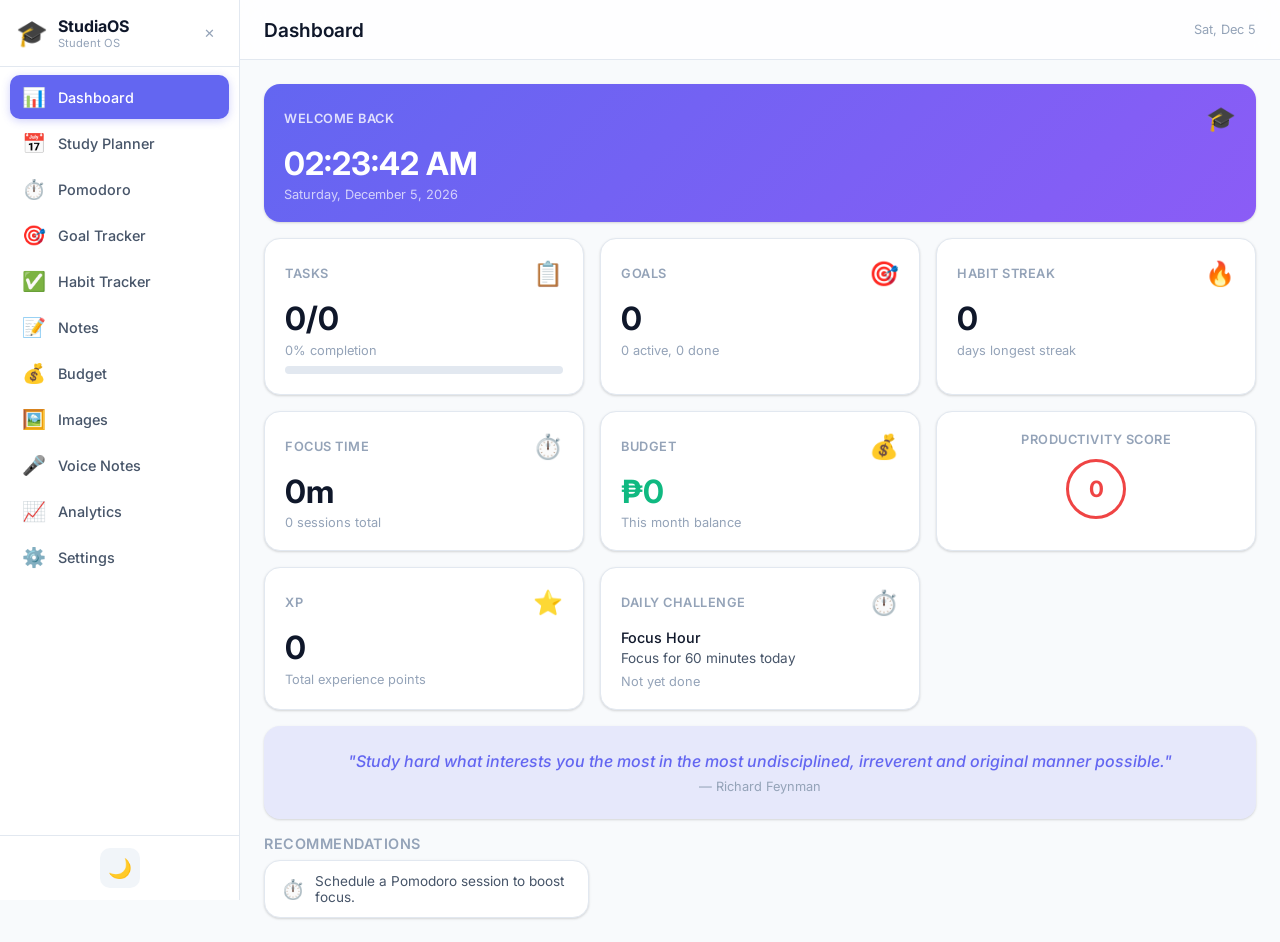
<file: index.html>
<!DOCTYPE html>
<html lang="en">
<head>
  <meta charset="UTF-8">
  <meta name="viewport" content="width=device-width, initial-scale=1.0, maximum-scale=1.0, user-scalable=no">
  <meta name="theme-color" content="#6366f1">
  <meta name="description" content="StudiaOS - Student Productivity Operating System">
  <title>StudiaOS — Student OS</title>
  <link rel="manifest" href="manifest.json">
  <link rel="preconnect" href="https://fonts.googleapis.com">
  <link href="https://fonts.googleapis.com/css2?family=Inter:wght@300;400;500;600;700&family=Poppins:wght@400;500;600;700&display=swap" rel="stylesheet">
  <link rel="stylesheet" href="style.css">
  <link rel="icon" href="data:image/svg+xml,<svg xmlns='http://www.w3.org/2000/svg' viewBox='0 0 100 100'><text y='.9em' font-size='90'>🎓</text></svg>">
</head>
<body>
  <aside class="sidebar" id="sidebar">
    <div class="sidebar-header">
      <div class="sidebar-logo">🎓</div>
      <div class="sidebar-brand">
        <span class="sidebar-title">StudiaOS</span>
        <span class="sidebar-subtitle">Student OS</span>
      </div>
      <button class="sidebar-collapse" id="sidebarCollapse" aria-label="Toggle sidebar">✕</button>
    </div>
    <nav class="sidebar-nav" id="sidebarNav">
      <a class="nav-item active" data-module="dashboard" href="#dashboard">
        <span class="nav-icon">📊</span><span class="nav-label">Dashboard</span>
      </a>
      <a class="nav-item" data-module="planner" href="#planner">
        <span class="nav-icon">📅</span><span class="nav-label">Study Planner</span>
      </a>
      <a class="nav-item" data-module="pomodoro" href="#pomodoro">
        <span class="nav-icon">⏱️</span><span class="nav-label">Pomodoro</span>
      </a>
      <a class="nav-item" data-module="goals" href="#goals">
        <span class="nav-icon">🎯</span><span class="nav-label">Goal Tracker</span>
      </a>
      <a class="nav-item" data-module="habits" href="#habits">
        <span class="nav-icon">✅</span><span class="nav-label">Habit Tracker</span>
      </a>
      <a class="nav-item" data-module="notes" href="#notes">
        <span class="nav-icon">📝</span><span class="nav-label">Notes</span>
      </a>
      <a class="nav-item" data-module="budget" href="#budget">
        <span class="nav-icon">💰</span><span class="nav-label">Budget</span>
      </a>
      <a class="nav-item" data-module="images" href="#images">
        <span class="nav-icon">🖼️</span><span class="nav-label">Images</span>
      </a>
      <a class="nav-item" data-module="voice" href="#voice">
        <span class="nav-icon">🎤</span><span class="nav-label">Voice Notes</span>
      </a>
      <a class="nav-item" data-module="analytics" href="#analytics">
        <span class="nav-icon">📈</span><span class="nav-label">Analytics</span>
      </a>
      <a class="nav-item" data-module="settings" href="#settings">
        <span class="nav-icon">⚙️</span><span class="nav-label">Settings</span>
      </a>
    </nav>
    <div class="sidebar-footer">
      <div class="theme-toggle">
        <button id="themeBtn" class="theme-btn" aria-label="Toggle theme">🌙</button>
      </div>
    </div>
  </aside>

  <main class="main-content" id="mainContent">
    <header class="app-header" id="appHeader">
      <button class="hamburger" id="hamburgerBtn" aria-label="Menu">☰</button>
      <h1 class="page-title" id="pageTitle">Dashboard</h1>
      <div class="header-actions">
        <span class="header-date" id="headerDate"></span>
      </div>
    </header>
    <div class="app-body" id="appBody">
      <div id="appContent" class="app-content"></div>
    </div>
  </main>

  <div id="toastContainer" class="toast-container"></div>

  <div id="modalOverlay" class="modal-overlay hidden">
    <div class="modal" id="modal">
      <div class="modal-header">
        <h2 class="modal-title" id="modalTitle"></h2>
        <button class="modal-close" id="modalClose">✕</button>
      </div>
      <div class="modal-body" id="modalBody"></div>
      <div class="modal-footer" id="modalFooter"></div>
    </div>
  </div>

  <script src="script.js"></script>
  <script>
    if ('serviceWorker' in navigator) {
      navigator.serviceWorker.register('service-worker.js').catch(function(){});
    }
  </script>
</body>
</html>
</file>
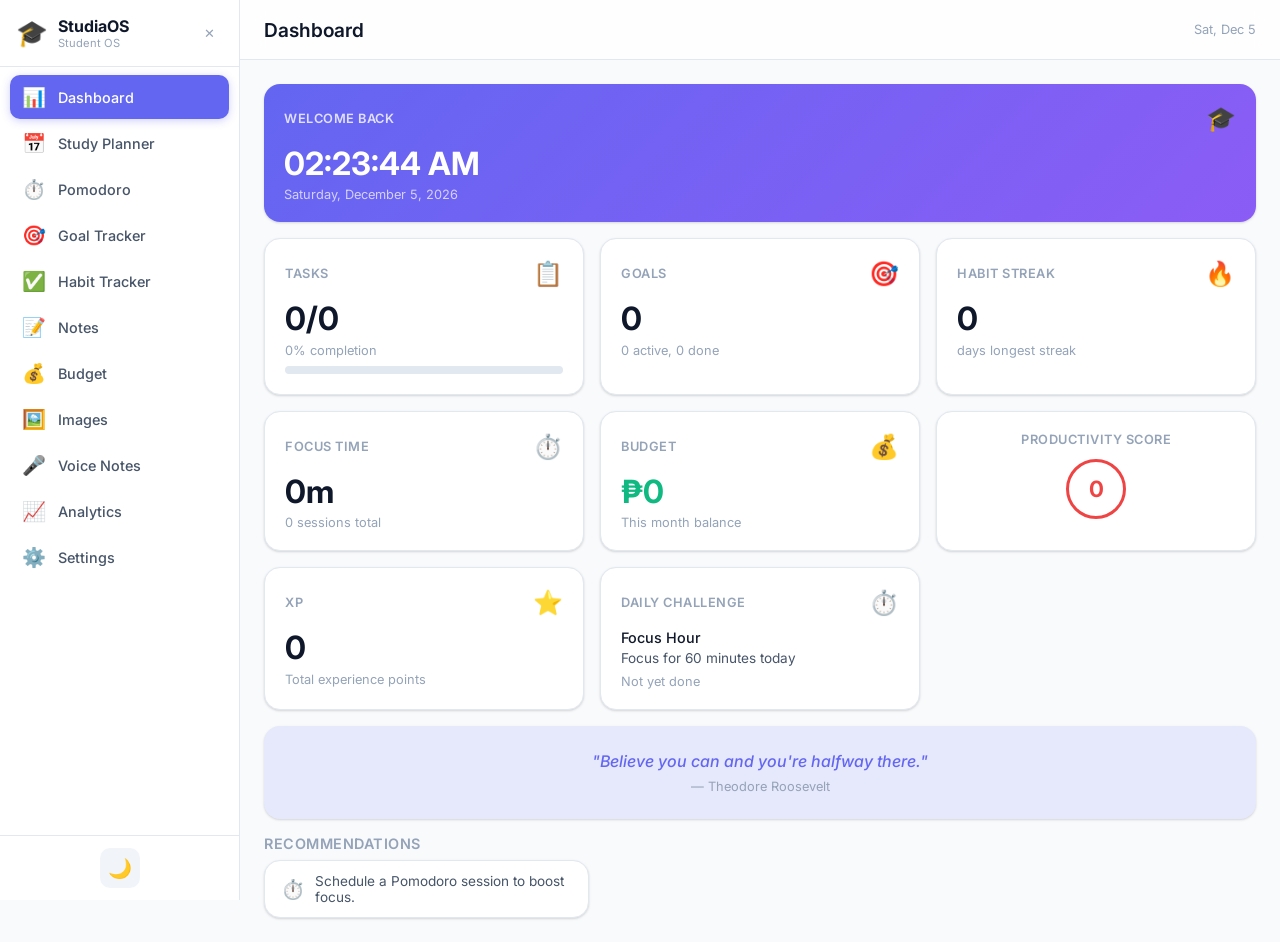
<file: to.html>
<!DOCTYPE html>
<html lang="en">
<head>
  <meta charset="UTF-8">
  <meta name="viewport" content="width=device-width, initial-scale=1.0, maximum-scale=1.0, user-scalable=no">
  <meta name="theme-color" content="#6366f1">
  <meta name="description" content="StudiaOS - Student Productivity Operating System">
  <title>StudiaOS — Student OS</title>
  <link rel="manifest" href="manifest.json">
  <link rel="preconnect" href="https://fonts.googleapis.com">
  <link href="https://fonts.googleapis.com/css2?family=Inter:wght@300;400;500;600;700&family=Poppins:wght@400;500;600;700&display=swap" rel="stylesheet">
  <link rel="stylesheet" href="to.css">
  <link rel="icon" href="data:image/svg+xml,<svg xmlns='http://www.w3.org/2000/svg' viewBox='0 0 100 100'><text y='.9em' font-size='90'>🎓</text></svg>">
</head>
<body>
  <aside class="sidebar" id="sidebar">
    <div class="sidebar-header">
      <div class="sidebar-logo">🎓</div>
      <div class="sidebar-brand">
        <span class="sidebar-title">StudiaOS</span>
        <span class="sidebar-subtitle">Student OS</span>
      </div>
      <button class="sidebar-collapse" id="sidebarCollapse" aria-label="Toggle sidebar">✕</button>
    </div>
    <nav class="sidebar-nav" id="sidebarNav">
      <a class="nav-item active" data-module="dashboard" href="#dashboard">
        <span class="nav-icon">📊</span><span class="nav-label">Dashboard</span>
      </a>
      <a class="nav-item" data-module="planner" href="#planner">
        <span class="nav-icon">📅</span><span class="nav-label">Study Planner</span>
      </a>
      <a class="nav-item" data-module="pomodoro" href="#pomodoro">
        <span class="nav-icon">⏱️</span><span class="nav-label">Pomodoro</span>
      </a>
      <a class="nav-item" data-module="goals" href="#goals">
        <span class="nav-icon">🎯</span><span class="nav-label">Goal Tracker</span>
      </a>
      <a class="nav-item" data-module="habits" href="#habits">
        <span class="nav-icon">✅</span><span class="nav-label">Habit Tracker</span>
      </a>
      <a class="nav-item" data-module="notes" href="#notes">
        <span class="nav-icon">📝</span><span class="nav-label">Notes</span>
      </a>
      <a class="nav-item" data-module="budget" href="#budget">
        <span class="nav-icon">💰</span><span class="nav-label">Budget</span>
      </a>
      <a class="nav-item" data-module="images" href="#images">
        <span class="nav-icon">🖼️</span><span class="nav-label">Images</span>
      </a>
      <a class="nav-item" data-module="voice" href="#voice">
        <span class="nav-icon">🎤</span><span class="nav-label">Voice Notes</span>
      </a>
      <a class="nav-item" data-module="analytics" href="#analytics">
        <span class="nav-icon">📈</span><span class="nav-label">Analytics</span>
      </a>
      <a class="nav-item" data-module="settings" href="#settings">
        <span class="nav-icon">⚙️</span><span class="nav-label">Settings</span>
      </a>
    </nav>
    <div class="sidebar-footer">
      <div class="theme-toggle">
        <button id="themeBtn" class="theme-btn" aria-label="Toggle theme">🌙</button>
      </div>
    </div>
  </aside>

  <main class="main-content" id="mainContent">
    <header class="app-header" id="appHeader">
      <button class="hamburger" id="hamburgerBtn" aria-label="Menu">☰</button>
      <h1 class="page-title" id="pageTitle">Dashboard</h1>
      <div class="header-actions">
        <span class="header-date" id="headerDate"></span>
      </div>
    </header>
    <div class="app-body" id="appBody">
      <div id="appContent" class="app-content"></div>
    </div>
  </main>

  <div id="toastContainer" class="toast-container"></div>

  <div id="modalOverlay" class="modal-overlay hidden">
    <div class="modal" id="modal">
      <div class="modal-header">
        <h2 class="modal-title" id="modalTitle"></h2>
        <button class="modal-close" id="modalClose">✕</button>
      </div>
      <div class="modal-body" id="modalBody"></div>
      <div class="modal-footer" id="modalFooter"></div>
    </div>
  </div>

  <script src="to.js"></script>
  <script>
    if ('serviceWorker' in navigator) {
      navigator.serviceWorker.register('service-worker.js').catch(function(){});
    }
  </script>
</body>
</html>
</file>
<file: style.css>
/* ==============================
   STUDIAOS — Complete Stylesheet
   ============================== */

/* ----- Reset & Base ----- */
*, *::before, *::after {
  margin: 0; padding: 0; box-sizing: border-box;
}
html { font-size: 16px; scroll-behavior: smooth; }
body {
  font-family: 'Inter', -apple-system, BlinkMacSystemFont, sans-serif;
  background: var(--bg); color: var(--text);
  min-height: 100vh; overflow-x: hidden;
  transition: background 0.3s, color 0.3s;
  display: flex;
}
a { text-decoration: none; color: inherit; }
button { cursor: pointer; font-family: inherit; border: none; background: none; }
input, textarea, select { font-family: inherit; font-size: inherit; }
ul, ol { list-style: none; }
img { max-width: 100%; display: block; }
::-webkit-scrollbar { width: 6px; }
::-webkit-scrollbar-track { background: transparent; }
::-webkit-scrollbar-thumb { background: var(--border); border-radius: 3px; }
::-webkit-scrollbar-thumb:hover { background: var(--text-muted); }

/* ----- CSS Variables ----- */
:root {
  --primary: #6366f1;
  --primary-hover: #4f46e5;
  --primary-light: rgba(99, 102, 241, 0.12);
  --secondary: #8b5cf6;
  --success: #10b981;
  --success-light: rgba(16, 185, 129, 0.12);
  --warning: #f59e0b;
  --warning-light: rgba(245, 158, 11, 0.12);
  --danger: #ef4444;
  --danger-light: rgba(239, 68, 68, 0.12);
  --info: #06b6d4;
  --info-light: rgba(6, 182, 212, 0.12);
  --bg: #f8fafc;
  --surface: #ffffff;
  --surface-hover: #f1f5f9;
  --sidebar-bg: #ffffff;
  --header-bg: rgba(255, 255, 255, 0.8);
  --text: #0f172a;
  --text-secondary: #475569;
  --text-muted: #94a3b8;
  --border: #e2e8f0;
  --shadow-sm: 0 1px 2px rgba(0,0,0,0.05);
  --shadow: 0 1px 3px rgba(0,0,0,0.1), 0 1px 2px rgba(0,0,0,0.06);
  --shadow-md: 0 4px 6px -1px rgba(0,0,0,0.1), 0 2px 4px -1px rgba(0,0,0,0.06);
  --shadow-lg: 0 10px 15px -3px rgba(0,0,0,0.1), 0 4px 6px -2px rgba(0,0,0,0.05);
  --shadow-xl: 0 20px 25px -5px rgba(0,0,0,0.1), 0 10px 10px -5px rgba(0,0,0,0.04);
  --glass-bg: rgba(255,255,255,0.7);
  --glass-border: rgba(255,255,255,0.3);
  --radius-sm: 6px;
  --radius: 10px;
  --radius-lg: 16px;
  --radius-xl: 20px;
  --sidebar-width: 240px;
  --sidebar-collapsed: 68px;
  --header-height: 60px;
  --transition: 0.25s ease;
}

[data-theme="dark"] {
  --bg: #0c1222;
  --surface: #1a2332;
  --surface-hover: #243044;
  --sidebar-bg: #111827;
  --header-bg: rgba(15, 23, 42, 0.85);
  --text: #e2e8f0;
  --text-secondary: #94a3b8;
  --text-muted: #64748b;
  --border: #1e293b;
  --shadow-sm: 0 1px 2px rgba(0,0,0,0.3);
  --shadow: 0 1px 3px rgba(0,0,0,0.4);
  --shadow-md: 0 4px 6px -1px rgba(0,0,0,0.4);
  --shadow-lg: 0 10px 15px -3px rgba(0,0,0,0.4);
  --shadow-xl: 0 20px 25px -5px rgba(0,0,0,0.4);
  --glass-bg: rgba(26, 35, 50, 0.75);
  --glass-border: rgba(255,255,255,0.06);
  --primary-light: rgba(99, 102, 241, 0.18);
  --success-light: rgba(16, 185, 129, 0.18);
  --warning-light: rgba(245, 158, 11, 0.18);
  --danger-light: rgba(239, 68, 68, 0.18);
  --info-light: rgba(6, 182, 212, 0.18);
}

/* ----- Glassmorphism Utility ----- */
.glass {
  background: var(--glass-bg);
  backdrop-filter: blur(16px);
  -webkit-backdrop-filter: blur(16px);
  border: 1px solid var(--glass-border);
}

/* ----- Card Base ----- */
.card {
  background: var(--surface);
  border-radius: var(--radius-lg);
  padding: 20px;
  box-shadow: var(--shadow);
  border: 1px solid var(--border);
  transition: transform 0.2s, box-shadow 0.2s;
}
.card:hover {
  box-shadow: var(--shadow-md);
}
.card-header {
  display: flex; justify-content: space-between; align-items: center;
  margin-bottom: 16px;
}
.card-title {
  font-size: 0.95rem; font-weight: 600; color: var(--text-secondary);
  text-transform: uppercase; letter-spacing: 0.5px;
}

/* ----- Buttons ----- */
.btn {
  display: inline-flex; align-items: center; gap: 6px;
  padding: 8px 16px; border-radius: var(--radius);
  font-size: 0.875rem; font-weight: 500;
  transition: all 0.2s; border: 1px solid transparent;
}
.btn-primary {
  background: var(--primary); color: #fff;
}
.btn-primary:hover { background: var(--primary-hover); transform: translateY(-1px); box-shadow: 0 4px 12px rgba(99,102,241,0.4); }
.btn-success { background: var(--success); color: #fff; }
.btn-success:hover { background: #059669; }
.btn-danger { background: var(--danger); color: #fff; }
.btn-danger:hover { background: #dc2626; }
.btn-warning { background: var(--warning); color: #fff; }
.btn-outline {
  background: transparent; border-color: var(--border); color: var(--text);
}
.btn-outline:hover { background: var(--surface-hover); border-color: var(--text-muted); }
.btn-ghost {
  background: transparent; color: var(--text-secondary);
}
.btn-ghost:hover { background: var(--surface-hover); color: var(--text); }
.btn-sm { padding: 5px 10px; font-size: 0.8rem; }
.btn-icon {
  width: 36px; height: 36px; padding: 0;
  display: inline-flex; align-items: center; justify-content: center;
  border-radius: var(--radius);
}

/* ----- Form Elements ----- */
.input {
  width: 100%; padding: 10px 14px;
  background: var(--surface); border: 1px solid var(--border);
  border-radius: var(--radius); color: var(--text);
  transition: border-color 0.2s, box-shadow 0.2s;
}
.input:focus { outline: none; border-color: var(--primary); box-shadow: 0 0 0 3px var(--primary-light); }
.input-group { display: flex; gap: 8px; }
.textarea {
  width: 100%; padding: 10px 14px; resize: vertical; min-height: 80px;
  background: var(--surface); border: 1px solid var(--border);
  border-radius: var(--radius); color: var(--text);
  transition: border-color 0.2s, box-shadow 0.2s;
}
.textarea:focus { outline: none; border-color: var(--primary); box-shadow: 0 0 0 3px var(--primary-light); }
.select {
  width: 100%; padding: 10px 14px;
  background: var(--surface); border: 1px solid var(--border);
  border-radius: var(--radius); color: var(--text);
  appearance: none; background-image: url("data:image/svg+xml,%3Csvg xmlns='http://www.w3.org/2000/svg' width='12' height='12' viewBox='0 0 12 12'%3E%3Cpath fill='%2364748b' d='M6 8L1 3h10z'/%3E%3C/svg%3E");
  background-repeat: no-repeat; background-position: right 12px center;
  padding-right: 32px;
}
.select:focus { outline: none; border-color: var(--primary); box-shadow: 0 0 0 3px var(--primary-light); }

/* ==============================
   SIDEBAR
   ============================== */
.sidebar {
  position: fixed; top: 0; left: 0;
  width: var(--sidebar-width); height: 100vh;
  background: var(--sidebar-bg);
  border-right: 1px solid var(--border);
  display: flex; flex-direction: column;
  z-index: 100; transition: width 0.3s ease, transform 0.3s ease;
}
.sidebar-header {
  display: flex; align-items: center; gap: 10px;
  padding: 16px 16px; border-bottom: 1px solid var(--border);
  min-height: 64px;
}
.sidebar-logo { font-size: 1.6rem; line-height: 1; }
.sidebar-brand { flex: 1; min-width: 0; }
.sidebar-title { display: block; font-weight: 700; font-size: 1rem; color: var(--text); }
.sidebar-subtitle { display: block; font-size: 0.7rem; color: var(--text-muted); }
.sidebar-collapse {
  width: 28px; height: 28px; display: flex; align-items: center; justify-content: center;
  border-radius: var(--radius-sm); color: var(--text-muted); font-size: 0.8rem;
  transition: background 0.2s;
}
.sidebar-collapse:hover { background: var(--surface-hover); color: var(--text); }

.sidebar-nav {
  flex: 1; overflow-y: auto; padding: 8px 10px;
  display: flex; flex-direction: column; gap: 2px;
}
.nav-item {
  display: flex; align-items: center; gap: 12px;
  padding: 10px 12px; border-radius: var(--radius);
  color: var(--text-secondary); font-size: 0.9rem; font-weight: 500;
  transition: all 0.2s; white-space: nowrap; overflow: hidden;
}
.nav-item:hover { background: var(--primary-light); color: var(--primary); }
.nav-item.active { background: var(--primary); color: #fff; box-shadow: 0 2px 8px rgba(99,102,241,0.3); }
.nav-icon { font-size: 1.2rem; flex-shrink: 0; width: 24px; text-align: center; }
.nav-label { overflow: hidden; text-overflow: ellipsis; }

.sidebar-footer {
  padding: 12px 16px; border-top: 1px solid var(--border);
  display: flex; align-items: center; justify-content: center;
}
.theme-btn {
  width: 40px; height: 40px; display: flex; align-items: center; justify-content: center;
  border-radius: var(--radius); font-size: 1.2rem;
  background: var(--surface-hover); transition: all 0.2s;
}
.theme-btn:hover { background: var(--primary-light); }

/* Sidebar collapsed */
.sidebar.collapsed { width: var(--sidebar-collapsed); }
.sidebar.collapsed .sidebar-title,
.sidebar.collapsed .sidebar-subtitle,
.sidebar.collapsed .nav-label { display: none; }
.sidebar.collapsed .nav-item { justify-content: center; padding: 10px 0; }
.sidebar.collapsed .nav-icon { margin: 0; }
.sidebar.collapsed .sidebar-header { justify-content: center; }
.sidebar.collapsed .sidebar-collapse { display: none; }

/* ==============================
   MAIN CONTENT
   ============================== */
.main-content {
  margin-left: var(--sidebar-width);
  flex: 1; min-height: 100vh;
  display: flex; flex-direction: column;
  transition: margin-left 0.3s ease;
}
.sidebar.collapsed + .main-content,
.sidebar.collapsed ~ .main-content { margin-left: var(--sidebar-collapsed); }

.app-header {
  position: sticky; top: 0; z-index: 50;
  display: flex; align-items: center; gap: 12px;
  padding: 0 24px; height: var(--header-height);
  background: var(--header-bg);
  backdrop-filter: blur(12px);
  -webkit-backdrop-filter: blur(12px);
  border-bottom: 1px solid var(--border);
}
.hamburger {
  display: none; font-size: 1.3rem; width: 36px; height: 36px;
  align-items: center; justify-content: center;
  border-radius: var(--radius); color: var(--text);
}
.hamburger:hover { background: var(--surface-hover); }
.page-title { font-size: 1.2rem; font-weight: 600; flex: 1; }
.header-actions { display: flex; align-items: center; gap: 12px; }
.header-date { font-size: 0.8rem; color: var(--text-muted); }
.app-body { flex: 1; padding: 24px; overflow-y: auto; }

/* ==============================
   TOAST & MODAL
   ============================== */
.toast-container {
  position: fixed; top: 16px; right: 16px; z-index: 9999;
  display: flex; flex-direction: column; gap: 8px;
  pointer-events: none;
}
.toast {
  pointer-events: auto;
  display: flex; align-items: center; gap: 10px;
  padding: 12px 20px; border-radius: var(--radius);
  background: var(--surface); box-shadow: var(--shadow-lg);
  border: 1px solid var(--border);
  animation: slideInRight 0.3s ease;
  font-size: 0.9rem; font-weight: 500;
  max-width: 360px;
}
.toast-success { border-left: 4px solid var(--success); }
.toast-error { border-left: 4px solid var(--danger); }
.toast-warning { border-left: 4px solid var(--warning); }
.toast-info { border-left: 4px solid var(--info); }
.toast-icon { font-size: 1.2rem; }

.modal-overlay {
  position: fixed; inset: 0; z-index: 9998;
  background: rgba(0,0,0,0.5);
  backdrop-filter: blur(4px);
  display: flex; align-items: center; justify-content: center;
  padding: 20px;
  animation: fadeIn 0.2s ease;
}
.modal-overlay.hidden { display: none; }
.modal {
  background: var(--surface); border-radius: var(--radius-xl);
  width: 100%; max-width: 520px; max-height: 85vh;
  box-shadow: var(--shadow-xl);
  display: flex; flex-direction: column;
  animation: scaleIn 0.25s ease;
}
.modal-header {
  display: flex; align-items: center; justify-content: space-between;
  padding: 20px 24px 0;
}
.modal-title { font-size: 1.1rem; font-weight: 600; }
.modal-close {
  width: 32px; height: 32px; display: flex; align-items: center; justify-content: center;
  border-radius: var(--radius); color: var(--text-muted); font-size: 1rem;
}
.modal-close:hover { background: var(--surface-hover); color: var(--text); }
.modal-body { padding: 20px 24px; overflow-y: auto; flex: 1; }
.modal-footer {
  padding: 16px 24px; display: flex; gap: 8px; justify-content: flex-end;
  border-top: 1px solid var(--border);
}

/* ==============================
   DASHBOARD
   ============================== */
.dashboard-grid {
  display: grid; gap: 16px;
  grid-template-columns: repeat(auto-fill, minmax(280px, 1fr));
}
.dashboard-card {
  background: var(--surface); border-radius: var(--radius-lg);
  padding: 20px; box-shadow: var(--shadow);
  border: 1px solid var(--border);
  transition: transform 0.2s, box-shadow 0.2s;
}
.dashboard-card:hover { transform: translateY(-2px); box-shadow: var(--shadow-md); }
.dashboard-card-header {
  display: flex; justify-content: space-between; align-items: center;
  margin-bottom: 12px;
}
.dashboard-card-title {
  font-size: 0.8rem; font-weight: 600; color: var(--text-muted);
  text-transform: uppercase; letter-spacing: 0.5px;
}
.dashboard-card-icon { font-size: 1.5rem; }
.dashboard-card-value {
  font-size: 2rem; font-weight: 700; color: var(--text);
  line-height: 1.2;
}
.dashboard-card-sub {
  font-size: 0.8rem; color: var(--text-muted); margin-top: 4px;
}
.dashboard-welcome {
  grid-column: 1 / -1;
  background: linear-gradient(135deg, var(--primary), var(--secondary));
  color: #fff; border: none;
}
.dashboard-welcome .dashboard-card-value { color: #fff; }
.dashboard-welcome .dashboard-card-sub { color: rgba(255,255,255,0.7); }
.dashboard-welcome .dashboard-card-title { color: rgba(255,255,255,0.8); }

.dashboard-quote {
  grid-column: 1 / -1;
  text-align: center; padding: 24px;
  background: var(--primary-light); border-color: transparent;
}
.dashboard-quote-text {
  font-size: 1rem; font-style: italic; color: var(--primary);
  font-weight: 500;
}
.dashboard-quote-author {
  font-size: 0.8rem; color: var(--text-muted); margin-top: 8px;
}

/* Progress bar */
.progress-bar {
  width: 100%; height: 8px; background: var(--border);
  border-radius: 4px; overflow: hidden; margin-top: 8px;
}
.progress-bar-fill {
  height: 100%; border-radius: 4px; background: var(--primary);
  transition: width 0.6s ease;
}
.progress-bar-fill.success { background: var(--success); }
.progress-bar-fill.warning { background: var(--warning); }
.progress-bar-fill.danger { background: var(--danger); }

/* Score */
.score-circle {
  width: 60px; height: 60px; border-radius: 50%;
  display: flex; align-items: center; justify-content: center;
  font-size: 1.4rem; font-weight: 700;
  border: 3px solid var(--primary);
  color: var(--primary);
}
.score-circle.excellent { border-color: var(--success); color: var(--success); }
.score-circle.good { border-color: var(--primary); color: var(--primary); }
.score-circle.fair { border-color: var(--warning); color: var(--warning); }
.score-circle.poor { border-color: var(--danger); color: var(--danger); }

/* ==============================
   PLANNER
   ============================== */
.planner-header {
  display: flex; justify-content: space-between; align-items: center;
  flex-wrap: wrap; gap: 12px; margin-bottom: 20px;
}
.planner-stats {
  display: flex; gap: 16px; flex-wrap: wrap;
}
.planner-stat {
  padding: 8px 16px; border-radius: var(--radius);
  background: var(--surface-hover); text-align: center;
}
.planner-stat-value { font-size: 1.2rem; font-weight: 700; }
.planner-stat-label { font-size: 0.75rem; color: var(--text-muted); }

.task-list { display: flex; flex-direction: column; gap: 8px; }
.task-item {
  display: flex; align-items: center; gap: 12px;
  padding: 14px 16px;
  background: var(--surface); border-radius: var(--radius);
  border: 1px solid var(--border);
  transition: all 0.2s;
}
.task-item:hover { box-shadow: var(--shadow-md); }
.task-item.completed { opacity: 0.6; }
.task-item.completed .task-title { text-decoration: line-through; color: var(--text-muted); }
.task-check {
  width: 20px; height: 20px; border-radius: 50%;
  border: 2px solid var(--border);
  display: flex; align-items: center; justify-content: center;
  cursor: pointer; flex-shrink: 0;
  transition: all 0.2s;
}
.task-check:hover { border-color: var(--primary); }
.task-check.checked { background: var(--success); border-color: var(--success); }
.task-check.checked::after { content: "✓"; color: #fff; font-size: 0.7rem; font-weight: 700; }
.task-info { flex: 1; min-width: 0; }
.task-title { font-size: 0.9rem; font-weight: 500; }
.task-subject { font-size: 0.8rem; color: var(--text-muted); margin-top: 2px; }
.task-meta { display: flex; gap: 8px; align-items: center; flex-shrink: 0; }
.task-deadline { font-size: 0.8rem; color: var(--text-muted); }
.task-priority {
  padding: 2px 8px; border-radius: 12px; font-size: 0.7rem; font-weight: 600;
}
.task-priority.low { background: var(--success-light); color: var(--success); }
.task-priority.medium { background: var(--warning-light); color: var(--warning); }
.task-priority.high { background: var(--danger-light); color: var(--danger); }
.task-actions { display: flex; gap: 4px; flex-shrink: 0; }

/* Calendar View */
.calendar-view { margin-top: 20px; }
.calendar-header {
  display: flex; align-items: center; justify-content: space-between;
  margin-bottom: 12px;
}
.calendar-title { font-size: 1rem; font-weight: 600; }
.calendar-grid {
  display: grid; grid-template-columns: repeat(7, 1fr); gap: 4px;
}
.calendar-day-header {
  text-align: center; font-size: 0.75rem; font-weight: 600;
  color: var(--text-muted); padding: 8px 0;
}
.calendar-day {
  aspect-ratio: 1; display: flex; flex-direction: column;
  align-items: center; justify-content: center;
  border-radius: var(--radius); font-size: 0.85rem;
  cursor: pointer; transition: background 0.2s;
  position: relative;
}
.calendar-day:hover { background: var(--surface-hover); }
.calendar-day.today { background: var(--primary-light); color: var(--primary); font-weight: 600; }
.calendar-day.other-month { color: var(--text-muted); opacity: 0.4; }
.calendar-day.has-tasks::after {
  content: ''; position: absolute; bottom: 4px;
  width: 4px; height: 4px; border-radius: 50%; background: var(--primary);
}
.calendar-day .day-number { font-size: 0.85rem; }

/* ==============================
   POMODORO
   ============================== */
.pomodoro-container {
  max-width: 480px; margin: 0 auto; text-align: center;
}
.pomodoro-modes {
  display: flex; gap: 8px; justify-content: center; margin-bottom: 24px;
}
.pomodoro-mode-btn {
  padding: 8px 20px; border-radius: 20px; font-size: 0.85rem; font-weight: 500;
  color: var(--text-secondary); background: var(--surface-hover);
  transition: all 0.2s;
}
.pomodoro-mode-btn:hover { background: var(--primary-light); color: var(--primary); }
.pomodoro-mode-btn.active { background: var(--primary); color: #fff; }

.pomodoro-timer {
  position: relative; width: 260px; height: 260px;
  margin: 0 auto 24px;
}
.pomodoro-timer svg { transform: rotate(-90deg); }
.pomodoro-timer-bg {
  fill: none; stroke: var(--border); stroke-width: 6;
}
.pomodoro-timer-progress {
  fill: none; stroke: var(--primary); stroke-width: 6;
  stroke-linecap: round;
  transition: stroke-dashoffset 0.3s;
}
.pomodoro-time {
  position: absolute; inset: 0;
  display: flex; flex-direction: column; align-items: center; justify-content: center;
}
.pomodoro-time-display {
  font-size: 3rem; font-weight: 700; font-variant-numeric: tabular-nums;
}
.pomodoro-time-label { font-size: 0.85rem; color: var(--text-muted); margin-top: 4px; }

.pomodoro-controls {
  display: flex; gap: 12px; justify-content: center; margin-bottom: 24px;
}
.pomodoro-btn {
  width: 56px; height: 56px; border-radius: 50%;
  display: flex; align-items: center; justify-content: center;
  font-size: 1.3rem; transition: all 0.2s;
}
.pomodoro-btn-primary { background: var(--primary); color: #fff; box-shadow: 0 4px 14px rgba(99,102,241,0.4); }
.pomodoro-btn-primary:hover { transform: scale(1.05); box-shadow: 0 6px 20px rgba(99,102,241,0.5); }
.pomodoro-btn-secondary { background: var(--surface-hover); color: var(--text); }
.pomodoro-btn-secondary:hover { background: var(--border); }

.pomodoro-stats {
  display: flex; gap: 24px; justify-content: center; margin-top: 20px;
}
.pomodoro-stat { text-align: center; }
.pomodoro-stat-value { font-size: 1.3rem; font-weight: 700; }
.pomodoro-stat-label { font-size: 0.75rem; color: var(--text-muted); }

.pomodoro-history { margin-top: 24px; max-height: 200px; overflow-y: auto; }
.pomodoro-history-item {
  display: flex; justify-content: space-between; padding: 8px 12px;
  border-radius: var(--radius-sm); font-size: 0.85rem;
}
.pomodoro-history-item:nth-child(odd) { background: var(--surface-hover); }

/* ==============================
   GOALS
   ============================== */
.goals-header {
  display: flex; justify-content: space-between; align-items: center;
  flex-wrap: wrap; gap: 12px; margin-bottom: 20px;
}
.goals-stats {
  display: flex; gap: 12px;
}
.goal-card {
  background: var(--surface); border-radius: var(--radius-lg);
  padding: 18px; border: 1px solid var(--border);
  margin-bottom: 12px; transition: all 0.2s;
}
.goal-card:hover { box-shadow: var(--shadow-md); }
.goal-card-header {
  display: flex; justify-content: space-between; align-items: flex-start; margin-bottom: 10px;
}
.goal-name { font-size: 1rem; font-weight: 600; }
.goal-description { font-size: 0.85rem; color: var(--text-secondary); margin-top: 4px; }
.goal-dates { font-size: 0.8rem; color: var(--text-muted); margin-top: 4px; }
.goal-progress-section { margin-top: 12px; }
.goal-progress-label {
  display: flex; justify-content: space-between; font-size: 0.85rem; margin-bottom: 6px;
}
.goal-progress-input { width: 100%; }
.goal-badges { display: flex; gap: 6px; flex-wrap: wrap; margin-top: 8px; }
.goal-badge {
  padding: 2px 10px; border-radius: 12px; font-size: 0.75rem; font-weight: 600;
  background: var(--success-light); color: var(--success);
}
.goal-badge.completed { background: var(--primary-light); color: var(--primary); }

/* ==============================
   HABITS
   ============================== */
.habits-header {
  display: flex; justify-content: space-between; align-items: center;
  flex-wrap: wrap; gap: 12px; margin-bottom: 20px;
}
.habits-stats {
  display: flex; gap: 12px;
}
.habit-list { display: flex; flex-direction: column; gap: 8px; }
.habit-item {
  display: flex; align-items: center; gap: 12px;
  padding: 14px 16px;
  background: var(--surface); border-radius: var(--radius);
  border: 1px solid var(--border);
  transition: all 0.2s;
}
.habit-item:hover { box-shadow: var(--shadow-md); }
.habit-check {
  width: 24px; height: 24px; border-radius: 50%;
  border: 2px solid var(--border);
  display: flex; align-items: center; justify-content: center;
  cursor: pointer; flex-shrink: 0;
  transition: all 0.2s;
}
.habit-check:hover { border-color: var(--success); }
.habit-check.checked { background: var(--success); border-color: var(--success); }
.habit-check.checked::after { content: "✓"; color: #fff; font-size: 0.8rem; font-weight: 700; }
.habit-info { flex: 1; }
.habit-name { font-size: 0.9rem; font-weight: 500; }
.habit-streak { font-size: 0.8rem; color: var(--text-muted); }
.habit-streak strong { color: var(--warning); }
.habit-actions { display: flex; gap: 4px; }

/* Heatmap */
.heatmap-section { margin-top: 24px; }
.heatmap-title { font-size: 0.9rem; font-weight: 600; margin-bottom: 12px; }
.heatmap-grid {
  display: grid; grid-template-columns: repeat(7, 1fr); gap: 3px;
}
.heatmap-day-label {
  font-size: 0.65rem; color: var(--text-muted); text-align: center;
  padding: 4px 0;
}
.heatmap-day {
  aspect-ratio: 1; border-radius: 3px; background: var(--surface-hover);
  font-size: 0.6rem; display: flex; align-items: center; justify-content: center;
  color: var(--text-muted);
}
.heatmap-day.done { background: var(--success); color: #fff; }
.heatmap-day.missed { background: var(--danger-light); }

/* ==============================
   NOTES
   ============================== */
.notes-header {
  display: flex; justify-content: space-between; align-items: center;
  flex-wrap: wrap; gap: 12px; margin-bottom: 20px;
}
.notes-toolbar {
  display: flex; gap: 6px; flex-wrap: wrap; margin-bottom: 12px;
  padding: 8px; background: var(--surface-hover); border-radius: var(--radius);
}
.notes-toolbar button {
  width: 34px; height: 34px; display: flex; align-items: center; justify-content: center;
  border-radius: var(--radius-sm); font-size: 0.9rem;
  color: var(--text-secondary); transition: all 0.2s;
}
.notes-toolbar button:hover { background: var(--surface); color: var(--text); }
.notes-toolbar button.active { background: var(--primary-light); color: var(--primary); }
.notes-editor {
  width: 100%; min-height: 200px; padding: 16px;
  background: var(--surface); border: 1px solid var(--border);
  border-radius: var(--radius); color: var(--text);
  outline: none; line-height: 1.7;
}
.notes-editor:focus { border-color: var(--primary); }
.notes-list {
  display: grid; gap: 12px;
  grid-template-columns: repeat(auto-fill, minmax(240px, 1fr));
  margin-top: 20px;
}
.note-card {
  background: var(--surface); border-radius: var(--radius);
  padding: 16px; border: 1px solid var(--border);
  cursor: pointer; transition: all 0.2s;
  position: relative;
}
.note-card:hover { box-shadow: var(--shadow-md); transform: translateY(-2px); }
.note-card.pinned { border-color: var(--warning); }
.note-card-tools {
  position: absolute; top: 8px; right: 8px;
  display: flex; align-items: center; gap: 4px;
}
.note-card-pin {
  font-size: 0.85rem; color: var(--warning); cursor: pointer;
}
.note-card-delete {
  width: 32px; height: 32px; display: flex;
  align-items: center; justify-content: center;
  border-radius: var(--radius-sm); font-size: 0.9rem;
  cursor: pointer; background: var(--danger-light); border: 1px solid rgba(239,68,68,0.2);
  color: var(--danger); transition: all 0.2s;
}
.note-card-delete:hover {
  background: var(--danger); color: #fff;
  transform: scale(1.1);
}
.note-card-title { font-size: 0.95rem; font-weight: 600; margin-bottom: 6px; }
.note-card-preview {
  font-size: 0.85rem; color: var(--text-secondary);
  display: -webkit-box; -webkit-line-clamp: 3; -webkit-box-orient: vertical; overflow: hidden;
}
.note-card-meta {
  display: flex; justify-content: space-between; align-items: center;
  margin-top: 10px; font-size: 0.75rem; color: var(--text-muted);
}
.note-card-category {
  padding: 2px 8px; border-radius: 10px; font-size: 0.7rem; font-weight: 500;
}
.note-card-category.school { background: var(--primary-light); color: var(--primary); }
.note-card-category.personal { background: var(--success-light); color: var(--success); }
.note-card-category.projects { background: var(--warning-light); color: var(--warning); }
.note-card-category.ideas { background: var(--info-light); color: var(--info); }

/* ==============================
   BUDGET
   ============================== */
.budget-header {
  display: flex; justify-content: space-between; align-items: center;
  flex-wrap: wrap; gap: 12px; margin-bottom: 20px;
}
.budget-summary {
  display: grid; gap: 12px;
  grid-template-columns: repeat(auto-fit, minmax(150px, 1fr));
  margin-bottom: 20px;
}
.budget-summary-card {
  padding: 16px; border-radius: var(--radius);
  background: var(--surface); border: 1px solid var(--border);
  text-align: center;
}
.budget-summary-label { font-size: 0.8rem; color: var(--text-muted); }
.budget-summary-value { font-size: 1.5rem; font-weight: 700; margin-top: 4px; }
.budget-summary-value.positive { color: var(--success); }
.budget-summary-value.negative { color: var(--danger); }

.budget-charts {
  display: grid; gap: 16px;
  grid-template-columns: repeat(auto-fit, minmax(300px, 1fr));
  margin-bottom: 20px;
}
.budget-chart-container {
  background: var(--surface); border-radius: var(--radius-lg);
  padding: 16px; border: 1px solid var(--border);
}
.budget-chart-title { font-size: 0.85rem; font-weight: 600; margin-bottom: 12px; }

.budget-transactions { }
.budget-transaction {
  display: flex; align-items: center; gap: 12px;
  padding: 10px 14px; border-radius: var(--radius-sm);
  border-bottom: 1px solid var(--border);
}
.budget-transaction:last-child { border-bottom: none; }
.budget-tx-icon { font-size: 1.2rem; }
.budget-tx-info { flex: 1; }
.budget-tx-title { font-size: 0.9rem; font-weight: 500; }
.budget-tx-category { font-size: 0.75rem; color: var(--text-muted); }
.budget-tx-amount { font-weight: 600; font-size: 0.95rem; }
.budget-tx-amount.income { color: var(--success); }
.budget-tx-amount.expense { color: var(--danger); }
.budget-tx-date { font-size: 0.75rem; color: var(--text-muted); }

/* ==============================
   IMAGES
   ============================== */
.images-header {
  display: flex; justify-content: space-between; align-items: center;
  flex-wrap: wrap; gap: 12px; margin-bottom: 20px;
}
.images-dropzone {
  border: 2px dashed var(--border); border-radius: var(--radius-lg);
  padding: 40px; text-align: center;
  cursor: pointer; transition: all 0.2s;
  margin-bottom: 20px;
}
.images-dropzone:hover, .images-dropzone.dragover {
  border-color: var(--primary); background: var(--primary-light);
}
.images-dropzone-icon { font-size: 2.5rem; margin-bottom: 8px; }
.images-dropzone-text { color: var(--text-muted); font-size: 0.95rem; }
.images-dropzone-hint { font-size: 0.8rem; color: var(--text-muted); margin-top: 4px; }
.images-storage-warning {
  padding: 10px 16px; border-radius: var(--radius);
  background: var(--warning-light); color: var(--warning);
  font-size: 0.85rem; margin-bottom: 16px;
  display: none;
}
.images-gallery {
  display: grid; gap: 8px;
  grid-template-columns: repeat(auto-fill, minmax(150px, 1fr));
}
.images-gallery-item {
  position: relative; border-radius: var(--radius); overflow: hidden;
  cursor: pointer; aspect-ratio: 1;
  background: var(--surface-hover);
}
.images-gallery-item img {
  width: 100%; height: 100%; object-fit: cover;
  transition: transform 0.3s;
}
.images-gallery-item:hover img { transform: scale(1.05); }
.images-gallery-item .image-delete {
  position: absolute; top: 6px; right: 6px;
  width: 28px; height: 28px; border-radius: 50%;
  background: rgba(0,0,0,0.6); color: #fff;
  display: none; align-items: center; justify-content: center;
  font-size: 0.8rem;
}
.images-gallery-item:hover .image-delete { display: flex; }

/* Lightbox */
.lightbox {
  position: fixed; inset: 0; z-index: 9997;
  background: rgba(0,0,0,0.9);
  display: none; align-items: center; justify-content: center;
  padding: 40px;
}
.lightbox.active { display: flex; }
.lightbox img {
  max-width: 100%; max-height: 100%; border-radius: var(--radius);
  object-fit: contain;
}
.lightbox-close {
  position: absolute; top: 20px; right: 20px;
  width: 40px; height: 40px; border-radius: 50%;
  background: rgba(255,255,255,0.1); color: #fff;
  display: flex; align-items: center; justify-content: center;
  font-size: 1.2rem; transition: background 0.2s;
}
.lightbox-close:hover { background: rgba(255,255,255,0.2); }

/* ==============================
   VOICE RECORDER
   ============================== */
.voice-header {
  display: flex; justify-content: space-between; align-items: center;
  flex-wrap: wrap; gap: 12px; margin-bottom: 20px;
}
.voice-recorder {
  text-align: center; padding: 32px;
  background: var(--surface); border-radius: var(--radius-lg);
  border: 1px solid var(--border); margin-bottom: 20px;
}
.voice-recorder-btn {
  width: 80px; height: 80px; border-radius: 50%;
  display: flex; align-items: center; justify-content: center;
  font-size: 2rem; margin: 0 auto 16px;
  transition: all 0.2s;
}
.voice-recorder-btn.recording {
  background: var(--danger); color: #fff;
  animation: pulse 1.2s infinite;
}
.voice-recorder-btn.idle { background: var(--primary); color: #fff; }
.voice-recorder-btn.paused { background: var(--warning); color: #fff; }
.voice-recorder-btn:hover { transform: scale(1.05); }
.voice-recorder-timer { font-size: 2rem; font-weight: 700; font-variant-numeric: tabular-nums; margin-bottom: 12px; }
.voice-recorder-status { font-size: 0.9rem; color: var(--text-muted); margin-bottom: 16px; }

.voice-waveform {
  width: 100%; height: 80px; border-radius: var(--radius);
  background: var(--surface-hover); margin-bottom: 16px;
}

.voice-controls { display: flex; gap: 8px; justify-content: center; flex-wrap: wrap; }

.voice-list { }
.voice-item {
  display: flex; align-items: center; gap: 12px;
  padding: 12px 16px; border-radius: var(--radius);
  border: 1px solid var(--border); margin-bottom: 8px;
  transition: background 0.2s;
}
.voice-item:hover { background: var(--surface-hover); }
.voice-item-icon { font-size: 1.3rem; }
.voice-item-info { flex: 1; }
.voice-item-name { font-size: 0.9rem; font-weight: 500; }
.voice-item-meta { font-size: 0.8rem; color: var(--text-muted); }
.voice-item-actions { display: flex; gap: 4px; }

/* ==============================
   ANALYTICS
   ============================== */
.analytics-header {
  display: flex; justify-content: space-between; align-items: center;
  flex-wrap: wrap; gap: 12px; margin-bottom: 20px;
}
.analytics-periods {
  display: flex; gap: 4px;
}
.analytics-period-btn {
  padding: 6px 14px; border-radius: var(--radius-sm);
  font-size: 0.8rem; font-weight: 500;
  color: var(--text-secondary); transition: all 0.2s;
}
.analytics-period-btn:hover { background: var(--surface-hover); }
.analytics-period-btn.active { background: var(--primary); color: #fff; }

.analytics-grid {
  display: grid; gap: 16px;
  grid-template-columns: repeat(auto-fit, minmax(280px, 1fr));
}
.analytics-card {
  background: var(--surface); border-radius: var(--radius-lg);
  padding: 20px; border: 1px solid var(--border);
}
.analytics-card-title { font-size: 0.9rem; font-weight: 600; margin-bottom: 16px; }
.analytics-score {
  display: flex; align-items: center; gap: 20px;
}
.analytics-score-circle {
  width: 80px; height: 80px; border-radius: 50%;
  display: flex; align-items: center; justify-content: center;
  font-size: 1.8rem; font-weight: 700;
  border: 4px solid var(--primary); color: var(--primary);
  flex-shrink: 0;
}
.analytics-score-details { flex: 1; }
.analytics-score-row {
  display: flex; justify-content: space-between; padding: 4px 0;
  font-size: 0.85rem;
}
.analytics-score-label { color: var(--text-secondary); }
.analytics-score-value { font-weight: 600; }

.analytics-chart-container {
  width: 100%; height: 200px; position: relative;
}

/* ==============================
   SETTINGS
   ============================== */
.settings-section {
  background: var(--surface); border-radius: var(--radius-lg);
  padding: 20px; border: 1px solid var(--border); margin-bottom: 16px;
}
.settings-section-title { font-size: 1rem; font-weight: 600; margin-bottom: 4px; }
.settings-section-desc { font-size: 0.85rem; color: var(--text-muted); margin-bottom: 16px; }
.settings-row {
  display: flex; justify-content: space-between; align-items: center;
  padding: 12px 0; border-bottom: 1px solid var(--border);
}
.settings-row:last-child { border-bottom: none; }
.settings-row-label { font-size: 0.9rem; }
.settings-row-desc { font-size: 0.8rem; color: var(--text-muted); }

/* Toggle Switch */
.toggle {
  position: relative; width: 44px; height: 24px; flex-shrink: 0;
}
.toggle input { opacity: 0; width: 0; height: 0; }
.toggle-slider {
  position: absolute; inset: 0; cursor: pointer;
  background: var(--border); border-radius: 12px;
  transition: 0.3s;
}
.toggle-slider::before {
  content: ''; position: absolute; width: 20px; height: 20px;
  left: 2px; bottom: 2px; background: #fff; border-radius: 50%;
  transition: 0.3s;
}
.toggle input:checked + .toggle-slider { background: var(--primary); }
.toggle input:checked + .toggle-slider::before { transform: translateX(20px); }

.settings-danger {
  border-color: var(--danger);
}
.settings-danger .settings-section-title { color: var(--danger); }

/* ==============================
   EMPTY STATE
   ============================== */
.empty-state {
  text-align: center; padding: 40px 20px; color: var(--text-muted);
}
.empty-state-icon { font-size: 3rem; margin-bottom: 12px; }
.empty-state-text { font-size: 1rem; margin-bottom: 4px; }
.empty-state-hint { font-size: 0.85rem; }

/* ==============================
   KEYFRAMES
   ============================== */
@keyframes fadeIn { from { opacity: 0; } to { opacity: 1; } }
@keyframes slideInRight {
  from { opacity: 0; transform: translateX(100px); }
  to { opacity: 1; transform: translateX(0); }
}
@keyframes scaleIn {
  from { opacity: 0; transform: scale(0.95); }
  to { opacity: 1; transform: scale(1); }
}
@keyframes pulse {
  0%, 100% { transform: scale(1); }
  50% { transform: scale(1.05); }
}

/* ==============================
   RESPONSIVE
   ============================== */
@media (max-width: 1024px) {
  .dashboard-grid { grid-template-columns: repeat(auto-fill, minmax(240px, 1fr)); }
  .analytics-grid { grid-template-columns: 1fr; }
}

@media (max-width: 768px) {
  .sidebar {
    transform: translateX(-100%);
    width: 260px;
  }
  .sidebar.open { transform: translateX(0); box-shadow: var(--shadow-xl); }
  .sidebar.collapsed { width: 260px; transform: translateX(-100%); }
  .sidebar.collapsed.open { transform: translateX(0); }
  .sidebar.collapsed .sidebar-title,
  .sidebar.collapsed .sidebar-subtitle,
  .sidebar.collapsed .nav-label { display: block; }
  .sidebar.collapsed .nav-item { justify-content: flex-start; padding: 10px 12px; }
  .sidebar.collapsed .sidebar-header { justify-content: flex-start; }
  .sidebar.collapsed .sidebar-collapse { display: block; }

  .main-content { margin-left: 0 !important; }
  .hamburger { display: flex; }

  .app-header { padding: 0 16px; }
  .app-body { padding: 16px; }
  .dashboard-grid { grid-template-columns: 1fr; }
  .planner-stats { flex-wrap: wrap; }
  .budget-summary { grid-template-columns: repeat(2, 1fr); }
  .budget-charts { grid-template-columns: 1fr; }
  .notes-list { grid-template-columns: 1fr; }
  .images-gallery { grid-template-columns: repeat(auto-fill, minmax(120px, 1fr)); }
  .pomodoro-timer { width: 200px; height: 200px; }
  .pomodoro-time-display { font-size: 2.2rem; }
  .analytics-grid { grid-template-columns: 1fr; }
  .modal { max-width: 100%; margin: 10px; max-height: 90vh; }
}

@media (max-width: 480px) {
  .app-body { padding: 12px; }
  .card { padding: 14px; }
  .budget-summary { grid-template-columns: 1fr 1fr; }
  .budget-summary-card { padding: 12px; }
  .budget-summary-value { font-size: 1.2rem; }
  .images-gallery { grid-template-columns: repeat(2, 1fr); }
  .pomodoro-timer { width: 180px; height: 180px; }
  .pomodoro-time-display { font-size: 1.8rem; }
  .voice-recorder-btn { width: 64px; height: 64px; font-size: 1.5rem; }
}
</file>
<file: to.css>
/* ==============================
   STUDIAOS — Complete Stylesheet
   ============================== */

/* ----- Reset & Base ----- */
*, *::before, *::after {
  margin: 0; padding: 0; box-sizing: border-box;
}
html { font-size: 16px; scroll-behavior: smooth; }
body {
  font-family: 'Inter', -apple-system, BlinkMacSystemFont, sans-serif;
  background: var(--bg); color: var(--text);
  min-height: 100vh; overflow-x: hidden;
  transition: background 0.3s, color 0.3s;
  display: flex;
}
a { text-decoration: none; color: inherit; }
button { cursor: pointer; font-family: inherit; border: none; background: none; }
input, textarea, select { font-family: inherit; font-size: inherit; }
ul, ol { list-style: none; }
img { max-width: 100%; display: block; }
::-webkit-scrollbar { width: 6px; }
::-webkit-scrollbar-track { background: transparent; }
::-webkit-scrollbar-thumb { background: var(--border); border-radius: 3px; }
::-webkit-scrollbar-thumb:hover { background: var(--text-muted); }

/* ----- CSS Variables ----- */
:root {
  --primary: #6366f1;
  --primary-hover: #4f46e5;
  --primary-light: rgba(99, 102, 241, 0.12);
  --secondary: #8b5cf6;
  --success: #10b981;
  --success-light: rgba(16, 185, 129, 0.12);
  --warning: #f59e0b;
  --warning-light: rgba(245, 158, 11, 0.12);
  --danger: #ef4444;
  --danger-light: rgba(239, 68, 68, 0.12);
  --info: #06b6d4;
  --info-light: rgba(6, 182, 212, 0.12);
  --bg: #f8fafc;
  --surface: #ffffff;
  --surface-hover: #f1f5f9;
  --sidebar-bg: #ffffff;
  --header-bg: rgba(255, 255, 255, 0.8);
  --text: #0f172a;
  --text-secondary: #475569;
  --text-muted: #94a3b8;
  --border: #e2e8f0;
  --shadow-sm: 0 1px 2px rgba(0,0,0,0.05);
  --shadow: 0 1px 3px rgba(0,0,0,0.1), 0 1px 2px rgba(0,0,0,0.06);
  --shadow-md: 0 4px 6px -1px rgba(0,0,0,0.1), 0 2px 4px -1px rgba(0,0,0,0.06);
  --shadow-lg: 0 10px 15px -3px rgba(0,0,0,0.1), 0 4px 6px -2px rgba(0,0,0,0.05);
  --shadow-xl: 0 20px 25px -5px rgba(0,0,0,0.1), 0 10px 10px -5px rgba(0,0,0,0.04);
  --glass-bg: rgba(255,255,255,0.7);
  --glass-border: rgba(255,255,255,0.3);
  --radius-sm: 6px;
  --radius: 10px;
  --radius-lg: 16px;
  --radius-xl: 20px;
  --sidebar-width: 240px;
  --sidebar-collapsed: 68px;
  --header-height: 60px;
  --transition: 0.25s ease;
}

[data-theme="dark"] {
  --bg: #0c1222;
  --surface: #1a2332;
  --surface-hover: #243044;
  --sidebar-bg: #111827;
  --header-bg: rgba(15, 23, 42, 0.85);
  --text: #e2e8f0;
  --text-secondary: #94a3b8;
  --text-muted: #64748b;
  --border: #1e293b;
  --shadow-sm: 0 1px 2px rgba(0,0,0,0.3);
  --shadow: 0 1px 3px rgba(0,0,0,0.4);
  --shadow-md: 0 4px 6px -1px rgba(0,0,0,0.4);
  --shadow-lg: 0 10px 15px -3px rgba(0,0,0,0.4);
  --shadow-xl: 0 20px 25px -5px rgba(0,0,0,0.4);
  --glass-bg: rgba(26, 35, 50, 0.75);
  --glass-border: rgba(255,255,255,0.06);
  --primary-light: rgba(99, 102, 241, 0.18);
  --success-light: rgba(16, 185, 129, 0.18);
  --warning-light: rgba(245, 158, 11, 0.18);
  --danger-light: rgba(239, 68, 68, 0.18);
  --info-light: rgba(6, 182, 212, 0.18);
}

/* ----- Glassmorphism Utility ----- */
.glass {
  background: var(--glass-bg);
  backdrop-filter: blur(16px);
  -webkit-backdrop-filter: blur(16px);
  border: 1px solid var(--glass-border);
}

/* ----- Card Base ----- */
.card {
  background: var(--surface);
  border-radius: var(--radius-lg);
  padding: 20px;
  box-shadow: var(--shadow);
  border: 1px solid var(--border);
  transition: transform 0.2s, box-shadow 0.2s;
}
.card:hover {
  box-shadow: var(--shadow-md);
}
.card-header {
  display: flex; justify-content: space-between; align-items: center;
  margin-bottom: 16px;
}
.card-title {
  font-size: 0.95rem; font-weight: 600; color: var(--text-secondary);
  text-transform: uppercase; letter-spacing: 0.5px;
}

/* ----- Buttons ----- */
.btn {
  display: inline-flex; align-items: center; gap: 6px;
  padding: 8px 16px; border-radius: var(--radius);
  font-size: 0.875rem; font-weight: 500;
  transition: all 0.2s; border: 1px solid transparent;
}
.btn-primary {
  background: var(--primary); color: #fff;
}
.btn-primary:hover { background: var(--primary-hover); transform: translateY(-1px); box-shadow: 0 4px 12px rgba(99,102,241,0.4); }
.btn-success { background: var(--success); color: #fff; }
.btn-success:hover { background: #059669; }
.btn-danger { background: var(--danger); color: #fff; }
.btn-danger:hover { background: #dc2626; }
.btn-warning { background: var(--warning); color: #fff; }
.btn-outline {
  background: transparent; border-color: var(--border); color: var(--text);
}
.btn-outline:hover { background: var(--surface-hover); border-color: var(--text-muted); }
.btn-ghost {
  background: transparent; color: var(--text-secondary);
}
.btn-ghost:hover { background: var(--surface-hover); color: var(--text); }
.btn-sm { padding: 5px 10px; font-size: 0.8rem; }
.btn-icon {
  width: 36px; height: 36px; padding: 0;
  display: inline-flex; align-items: center; justify-content: center;
  border-radius: var(--radius);
}

/* ----- Form Elements ----- */
.input {
  width: 100%; padding: 10px 14px;
  background: var(--surface); border: 1px solid var(--border);
  border-radius: var(--radius); color: var(--text);
  transition: border-color 0.2s, box-shadow 0.2s;
}
.input:focus { outline: none; border-color: var(--primary); box-shadow: 0 0 0 3px var(--primary-light); }
.input-group { display: flex; gap: 8px; }
.textarea {
  width: 100%; padding: 10px 14px; resize: vertical; min-height: 80px;
  background: var(--surface); border: 1px solid var(--border);
  border-radius: var(--radius); color: var(--text);
  transition: border-color 0.2s, box-shadow 0.2s;
}
.textarea:focus { outline: none; border-color: var(--primary); box-shadow: 0 0 0 3px var(--primary-light); }
.select {
  width: 100%; padding: 10px 14px;
  background: var(--surface); border: 1px solid var(--border);
  border-radius: var(--radius); color: var(--text);
  appearance: none; background-image: url("data:image/svg+xml,%3Csvg xmlns='http://www.w3.org/2000/svg' width='12' height='12' viewBox='0 0 12 12'%3E%3Cpath fill='%2364748b' d='M6 8L1 3h10z'/%3E%3C/svg%3E");
  background-repeat: no-repeat; background-position: right 12px center;
  padding-right: 32px;
}
.select:focus { outline: none; border-color: var(--primary); box-shadow: 0 0 0 3px var(--primary-light); }

/* ==============================
   SIDEBAR
   ============================== */
.sidebar {
  position: fixed; top: 0; left: 0;
  width: var(--sidebar-width); height: 100vh;
  background: var(--sidebar-bg);
  border-right: 1px solid var(--border);
  display: flex; flex-direction: column;
  z-index: 100; transition: width 0.3s ease, transform 0.3s ease;
}
.sidebar-header {
  display: flex; align-items: center; gap: 10px;
  padding: 16px 16px; border-bottom: 1px solid var(--border);
  min-height: 64px;
}
.sidebar-logo { font-size: 1.6rem; line-height: 1; }
.sidebar-brand { flex: 1; min-width: 0; }
.sidebar-title { display: block; font-weight: 700; font-size: 1rem; color: var(--text); }
.sidebar-subtitle { display: block; font-size: 0.7rem; color: var(--text-muted); }
.sidebar-collapse {
  width: 28px; height: 28px; display: flex; align-items: center; justify-content: center;
  border-radius: var(--radius-sm); color: var(--text-muted); font-size: 0.8rem;
  transition: background 0.2s;
}
.sidebar-collapse:hover { background: var(--surface-hover); color: var(--text); }

.sidebar-nav {
  flex: 1; overflow-y: auto; padding: 8px 10px;
  display: flex; flex-direction: column; gap: 2px;
}
.nav-item {
  display: flex; align-items: center; gap: 12px;
  padding: 10px 12px; border-radius: var(--radius);
  color: var(--text-secondary); font-size: 0.9rem; font-weight: 500;
  transition: all 0.2s; white-space: nowrap; overflow: hidden;
}
.nav-item:hover { background: var(--primary-light); color: var(--primary); }
.nav-item.active { background: var(--primary); color: #fff; box-shadow: 0 2px 8px rgba(99,102,241,0.3); }
.nav-icon { font-size: 1.2rem; flex-shrink: 0; width: 24px; text-align: center; }
.nav-label { overflow: hidden; text-overflow: ellipsis; }

.sidebar-footer {
  padding: 12px 16px; border-top: 1px solid var(--border);
  display: flex; align-items: center; justify-content: center;
}
.theme-btn {
  width: 40px; height: 40px; display: flex; align-items: center; justify-content: center;
  border-radius: var(--radius); font-size: 1.2rem;
  background: var(--surface-hover); transition: all 0.2s;
}
.theme-btn:hover { background: var(--primary-light); }

/* Sidebar collapsed */
.sidebar.collapsed { width: var(--sidebar-collapsed); }
.sidebar.collapsed .sidebar-title,
.sidebar.collapsed .sidebar-subtitle,
.sidebar.collapsed .nav-label { display: none; }
.sidebar.collapsed .nav-item { justify-content: center; padding: 10px 0; }
.sidebar.collapsed .nav-icon { margin: 0; }
.sidebar.collapsed .sidebar-header { justify-content: center; }
.sidebar.collapsed .sidebar-collapse { display: none; }

/* ==============================
   MAIN CONTENT
   ============================== */
.main-content {
  margin-left: var(--sidebar-width);
  flex: 1; min-height: 100vh;
  display: flex; flex-direction: column;
  transition: margin-left 0.3s ease;
}
.sidebar.collapsed + .main-content,
.sidebar.collapsed ~ .main-content { margin-left: var(--sidebar-collapsed); }

.app-header {
  position: sticky; top: 0; z-index: 50;
  display: flex; align-items: center; gap: 12px;
  padding: 0 24px; height: var(--header-height);
  background: var(--header-bg);
  backdrop-filter: blur(12px);
  -webkit-backdrop-filter: blur(12px);
  border-bottom: 1px solid var(--border);
}
.hamburger {
  display: none; font-size: 1.3rem; width: 36px; height: 36px;
  align-items: center; justify-content: center;
  border-radius: var(--radius); color: var(--text);
}
.hamburger:hover { background: var(--surface-hover); }
.page-title { font-size: 1.2rem; font-weight: 600; flex: 1; }
.header-actions { display: flex; align-items: center; gap: 12px; }
.header-date { font-size: 0.8rem; color: var(--text-muted); }
.app-body { flex: 1; padding: 24px; overflow-y: auto; }

/* ==============================
   TOAST & MODAL
   ============================== */
.toast-container {
  position: fixed; top: 16px; right: 16px; z-index: 9999;
  display: flex; flex-direction: column; gap: 8px;
  pointer-events: none;
}
.toast {
  pointer-events: auto;
  display: flex; align-items: center; gap: 10px;
  padding: 12px 20px; border-radius: var(--radius);
  background: var(--surface); box-shadow: var(--shadow-lg);
  border: 1px solid var(--border);
  animation: slideInRight 0.3s ease;
  font-size: 0.9rem; font-weight: 500;
  max-width: 360px;
}
.toast-success { border-left: 4px solid var(--success); }
.toast-error { border-left: 4px solid var(--danger); }
.toast-warning { border-left: 4px solid var(--warning); }
.toast-info { border-left: 4px solid var(--info); }
.toast-icon { font-size: 1.2rem; }

.modal-overlay {
  position: fixed; inset: 0; z-index: 9998;
  background: rgba(0,0,0,0.5);
  backdrop-filter: blur(4px);
  display: flex; align-items: center; justify-content: center;
  padding: 20px;
  animation: fadeIn 0.2s ease;
}
.modal-overlay.hidden { display: none; }
.modal {
  background: var(--surface); border-radius: var(--radius-xl);
  width: 100%; max-width: 520px; max-height: 85vh;
  box-shadow: var(--shadow-xl);
  display: flex; flex-direction: column;
  animation: scaleIn 0.25s ease;
}
.modal-header {
  display: flex; align-items: center; justify-content: space-between;
  padding: 20px 24px 0;
}
.modal-title { font-size: 1.1rem; font-weight: 600; }
.modal-close {
  width: 32px; height: 32px; display: flex; align-items: center; justify-content: center;
  border-radius: var(--radius); color: var(--text-muted); font-size: 1rem;
}
.modal-close:hover { background: var(--surface-hover); color: var(--text); }
.modal-body { padding: 20px 24px; overflow-y: auto; flex: 1; }
.modal-footer {
  padding: 16px 24px; display: flex; gap: 8px; justify-content: flex-end;
  border-top: 1px solid var(--border);
}

/* ==============================
   DASHBOARD
   ============================== */
.dashboard-grid {
  display: grid; gap: 16px;
  grid-template-columns: repeat(auto-fill, minmax(280px, 1fr));
}
.dashboard-card {
  background: var(--surface); border-radius: var(--radius-lg);
  padding: 20px; box-shadow: var(--shadow);
  border: 1px solid var(--border);
  transition: transform 0.2s, box-shadow 0.2s;
}
.dashboard-card:hover { transform: translateY(-2px); box-shadow: var(--shadow-md); }
.dashboard-card-header {
  display: flex; justify-content: space-between; align-items: center;
  margin-bottom: 12px;
}
.dashboard-card-title {
  font-size: 0.8rem; font-weight: 600; color: var(--text-muted);
  text-transform: uppercase; letter-spacing: 0.5px;
}
.dashboard-card-icon { font-size: 1.5rem; }
.dashboard-card-value {
  font-size: 2rem; font-weight: 700; color: var(--text);
  line-height: 1.2;
}
.dashboard-card-sub {
  font-size: 0.8rem; color: var(--text-muted); margin-top: 4px;
}
.dashboard-welcome {
  grid-column: 1 / -1;
  background: linear-gradient(135deg, var(--primary), var(--secondary));
  color: #fff; border: none;
}
.dashboard-welcome .dashboard-card-value { color: #fff; }
.dashboard-welcome .dashboard-card-sub { color: rgba(255,255,255,0.7); }
.dashboard-welcome .dashboard-card-title { color: rgba(255,255,255,0.8); }

.dashboard-quote {
  grid-column: 1 / -1;
  text-align: center; padding: 24px;
  background: var(--primary-light); border-color: transparent;
}
.dashboard-quote-text {
  font-size: 1rem; font-style: italic; color: var(--primary);
  font-weight: 500;
}
.dashboard-quote-author {
  font-size: 0.8rem; color: var(--text-muted); margin-top: 8px;
}

/* Progress bar */
.progress-bar {
  width: 100%; height: 8px; background: var(--border);
  border-radius: 4px; overflow: hidden; margin-top: 8px;
}
.progress-bar-fill {
  height: 100%; border-radius: 4px; background: var(--primary);
  transition: width 0.6s ease;
}
.progress-bar-fill.success { background: var(--success); }
.progress-bar-fill.warning { background: var(--warning); }
.progress-bar-fill.danger { background: var(--danger); }

/* Score */
.score-circle {
  width: 60px; height: 60px; border-radius: 50%;
  display: flex; align-items: center; justify-content: center;
  font-size: 1.4rem; font-weight: 700;
  border: 3px solid var(--primary);
  color: var(--primary);
}
.score-circle.excellent { border-color: var(--success); color: var(--success); }
.score-circle.good { border-color: var(--primary); color: var(--primary); }
.score-circle.fair { border-color: var(--warning); color: var(--warning); }
.score-circle.poor { border-color: var(--danger); color: var(--danger); }

/* ==============================
   PLANNER
   ============================== */
.planner-header {
  display: flex; justify-content: space-between; align-items: center;
  flex-wrap: wrap; gap: 12px; margin-bottom: 20px;
}
.planner-stats {
  display: flex; gap: 16px; flex-wrap: wrap;
}
.planner-stat {
  padding: 8px 16px; border-radius: var(--radius);
  background: var(--surface-hover); text-align: center;
}
.planner-stat-value { font-size: 1.2rem; font-weight: 700; }
.planner-stat-label { font-size: 0.75rem; color: var(--text-muted); }

.task-list { display: flex; flex-direction: column; gap: 8px; }
.task-item {
  display: flex; align-items: center; gap: 12px;
  padding: 14px 16px;
  background: var(--surface); border-radius: var(--radius);
  border: 1px solid var(--border);
  transition: all 0.2s;
}
.task-item:hover { box-shadow: var(--shadow-md); }
.task-item.completed { opacity: 0.6; }
.task-item.completed .task-title { text-decoration: line-through; color: var(--text-muted); }
.task-check {
  width: 20px; height: 20px; border-radius: 50%;
  border: 2px solid var(--border);
  display: flex; align-items: center; justify-content: center;
  cursor: pointer; flex-shrink: 0;
  transition: all 0.2s;
}
.task-check:hover { border-color: var(--primary); }
.task-check.checked { background: var(--success); border-color: var(--success); }
.task-check.checked::after { content: "✓"; color: #fff; font-size: 0.7rem; font-weight: 700; }
.task-info { flex: 1; min-width: 0; }
.task-title { font-size: 0.9rem; font-weight: 500; }
.task-subject { font-size: 0.8rem; color: var(--text-muted); margin-top: 2px; }
.task-meta { display: flex; gap: 8px; align-items: center; flex-shrink: 0; }
.task-deadline { font-size: 0.8rem; color: var(--text-muted); }
.task-priority {
  padding: 2px 8px; border-radius: 12px; font-size: 0.7rem; font-weight: 600;
}
.task-priority.low { background: var(--success-light); color: var(--success); }
.task-priority.medium { background: var(--warning-light); color: var(--warning); }
.task-priority.high { background: var(--danger-light); color: var(--danger); }
.task-actions { display: flex; gap: 4px; flex-shrink: 0; }

/* Calendar View */
.calendar-view { margin-top: 20px; }
.calendar-header {
  display: flex; align-items: center; justify-content: space-between;
  margin-bottom: 12px;
}
.calendar-title { font-size: 1rem; font-weight: 600; }
.calendar-grid {
  display: grid; grid-template-columns: repeat(7, 1fr); gap: 4px;
}
.calendar-day-header {
  text-align: center; font-size: 0.75rem; font-weight: 600;
  color: var(--text-muted); padding: 8px 0;
}
.calendar-day {
  aspect-ratio: 1; display: flex; flex-direction: column;
  align-items: center; justify-content: center;
  border-radius: var(--radius); font-size: 0.85rem;
  cursor: pointer; transition: background 0.2s;
  position: relative;
}
.calendar-day:hover { background: var(--surface-hover); }
.calendar-day.today { background: var(--primary-light); color: var(--primary); font-weight: 600; }
.calendar-day.other-month { color: var(--text-muted); opacity: 0.4; }
.calendar-day.has-tasks::after {
  content: ''; position: absolute; bottom: 4px;
  width: 4px; height: 4px; border-radius: 50%; background: var(--primary);
}
.calendar-day .day-number { font-size: 0.85rem; }

/* ==============================
   POMODORO
   ============================== */
.pomodoro-container {
  max-width: 480px; margin: 0 auto; text-align: center;
}
.pomodoro-modes {
  display: flex; gap: 8px; justify-content: center; margin-bottom: 24px;
}
.pomodoro-mode-btn {
  padding: 8px 20px; border-radius: 20px; font-size: 0.85rem; font-weight: 500;
  color: var(--text-secondary); background: var(--surface-hover);
  transition: all 0.2s;
}
.pomodoro-mode-btn:hover { background: var(--primary-light); color: var(--primary); }
.pomodoro-mode-btn.active { background: var(--primary); color: #fff; }

.pomodoro-timer {
  position: relative; width: 260px; height: 260px;
  margin: 0 auto 24px;
}
.pomodoro-timer svg { transform: rotate(-90deg); }
.pomodoro-timer-bg {
  fill: none; stroke: var(--border); stroke-width: 6;
}
.pomodoro-timer-progress {
  fill: none; stroke: var(--primary); stroke-width: 6;
  stroke-linecap: round;
  transition: stroke-dashoffset 0.3s;
}
.pomodoro-time {
  position: absolute; inset: 0;
  display: flex; flex-direction: column; align-items: center; justify-content: center;
}
.pomodoro-time-display {
  font-size: 3rem; font-weight: 700; font-variant-numeric: tabular-nums;
}
.pomodoro-time-label { font-size: 0.85rem; color: var(--text-muted); margin-top: 4px; }

.pomodoro-controls {
  display: flex; gap: 12px; justify-content: center; margin-bottom: 24px;
}
.pomodoro-btn {
  width: 56px; height: 56px; border-radius: 50%;
  display: flex; align-items: center; justify-content: center;
  font-size: 1.3rem; transition: all 0.2s;
}
.pomodoro-btn-primary { background: var(--primary); color: #fff; box-shadow: 0 4px 14px rgba(99,102,241,0.4); }
.pomodoro-btn-primary:hover { transform: scale(1.05); box-shadow: 0 6px 20px rgba(99,102,241,0.5); }
.pomodoro-btn-secondary { background: var(--surface-hover); color: var(--text); }
.pomodoro-btn-secondary:hover { background: var(--border); }

.pomodoro-stats {
  display: flex; gap: 24px; justify-content: center; margin-top: 20px;
}
.pomodoro-stat { text-align: center; }
.pomodoro-stat-value { font-size: 1.3rem; font-weight: 700; }
.pomodoro-stat-label { font-size: 0.75rem; color: var(--text-muted); }

.pomodoro-history { margin-top: 24px; max-height: 200px; overflow-y: auto; }
.pomodoro-history-item {
  display: flex; justify-content: space-between; padding: 8px 12px;
  border-radius: var(--radius-sm); font-size: 0.85rem;
}
.pomodoro-history-item:nth-child(odd) { background: var(--surface-hover); }

/* ==============================
   GOALS
   ============================== */
.goals-header {
  display: flex; justify-content: space-between; align-items: center;
  flex-wrap: wrap; gap: 12px; margin-bottom: 20px;
}
.goals-stats {
  display: flex; gap: 12px;
}
.goal-card {
  background: var(--surface); border-radius: var(--radius-lg);
  padding: 18px; border: 1px solid var(--border);
  margin-bottom: 12px; transition: all 0.2s;
}
.goal-card:hover { box-shadow: var(--shadow-md); }
.goal-card-header {
  display: flex; justify-content: space-between; align-items: flex-start; margin-bottom: 10px;
}
.goal-name { font-size: 1rem; font-weight: 600; }
.goal-description { font-size: 0.85rem; color: var(--text-secondary); margin-top: 4px; }
.goal-dates { font-size: 0.8rem; color: var(--text-muted); margin-top: 4px; }
.goal-progress-section { margin-top: 12px; }
.goal-progress-label {
  display: flex; justify-content: space-between; font-size: 0.85rem; margin-bottom: 6px;
}
.goal-progress-input { width: 100%; }
.goal-badges { display: flex; gap: 6px; flex-wrap: wrap; margin-top: 8px; }
.goal-badge {
  padding: 2px 10px; border-radius: 12px; font-size: 0.75rem; font-weight: 600;
  background: var(--success-light); color: var(--success);
}
.goal-badge.completed { background: var(--primary-light); color: var(--primary); }

/* ==============================
   HABITS
   ============================== */
.habits-header {
  display: flex; justify-content: space-between; align-items: center;
  flex-wrap: wrap; gap: 12px; margin-bottom: 20px;
}
.habits-stats {
  display: flex; gap: 12px;
}
.habit-list { display: flex; flex-direction: column; gap: 8px; }
.habit-item {
  display: flex; align-items: center; gap: 12px;
  padding: 14px 16px;
  background: var(--surface); border-radius: var(--radius);
  border: 1px solid var(--border);
  transition: all 0.2s;
}
.habit-item:hover { box-shadow: var(--shadow-md); }
.habit-check {
  width: 24px; height: 24px; border-radius: 50%;
  border: 2px solid var(--border);
  display: flex; align-items: center; justify-content: center;
  cursor: pointer; flex-shrink: 0;
  transition: all 0.2s;
}
.habit-check:hover { border-color: var(--success); }
.habit-check.checked { background: var(--success); border-color: var(--success); }
.habit-check.checked::after { content: "✓"; color: #fff; font-size: 0.8rem; font-weight: 700; }
.habit-info { flex: 1; }
.habit-name { font-size: 0.9rem; font-weight: 500; }
.habit-streak { font-size: 0.8rem; color: var(--text-muted); }
.habit-streak strong { color: var(--warning); }
.habit-actions { display: flex; gap: 4px; }

/* Heatmap */
.heatmap-section { margin-top: 24px; }
.heatmap-title { font-size: 0.9rem; font-weight: 600; margin-bottom: 12px; }
.heatmap-grid {
  display: grid; grid-template-columns: repeat(7, 1fr); gap: 3px;
}
.heatmap-day-label {
  font-size: 0.65rem; color: var(--text-muted); text-align: center;
  padding: 4px 0;
}
.heatmap-day {
  aspect-ratio: 1; border-radius: 3px; background: var(--surface-hover);
  font-size: 0.6rem; display: flex; align-items: center; justify-content: center;
  color: var(--text-muted);
}
.heatmap-day.done { background: var(--success); color: #fff; }
.heatmap-day.missed { background: var(--danger-light); }

/* ==============================
   NOTES
   ============================== */
.notes-header {
  display: flex; justify-content: space-between; align-items: center;
  flex-wrap: wrap; gap: 12px; margin-bottom: 20px;
}
.notes-toolbar {
  display: flex; gap: 6px; flex-wrap: wrap; margin-bottom: 12px;
  padding: 8px; background: var(--surface-hover); border-radius: var(--radius);
}
.notes-toolbar button {
  width: 34px; height: 34px; display: flex; align-items: center; justify-content: center;
  border-radius: var(--radius-sm); font-size: 0.9rem;
  color: var(--text-secondary); transition: all 0.2s;
}
.notes-toolbar button:hover { background: var(--surface); color: var(--text); }
.notes-toolbar button.active { background: var(--primary-light); color: var(--primary); }
.notes-editor {
  width: 100%; min-height: 200px; padding: 16px;
  background: var(--surface); border: 1px solid var(--border);
  border-radius: var(--radius); color: var(--text);
  outline: none; line-height: 1.7;
}
.notes-editor:focus { border-color: var(--primary); }
.notes-list {
  display: grid; gap: 12px;
  grid-template-columns: repeat(auto-fill, minmax(240px, 1fr));
  margin-top: 20px;
}
.note-card {
  background: var(--surface); border-radius: var(--radius);
  padding: 16px; border: 1px solid var(--border);
  cursor: pointer; transition: all 0.2s;
  position: relative;
}
.note-card:hover { box-shadow: var(--shadow-md); transform: translateY(-2px); }
.note-card.pinned { border-color: var(--warning); }
.note-card-tools {
  position: absolute; top: 8px; right: 8px;
  display: flex; align-items: center; gap: 4px;
}
.note-card-pin {
  font-size: 0.85rem; color: var(--warning); cursor: pointer;
}
.note-card-delete {
  width: 32px; height: 32px; display: flex;
  align-items: center; justify-content: center;
  border-radius: var(--radius-sm); font-size: 0.9rem;
  cursor: pointer; background: var(--danger-light); border: 1px solid rgba(239,68,68,0.2);
  color: var(--danger); transition: all 0.2s;
}
.note-card-delete:hover {
  background: var(--danger); color: #fff;
  transform: scale(1.1);
}
.note-card-title { font-size: 0.95rem; font-weight: 600; margin-bottom: 6px; }
.note-card-preview {
  font-size: 0.85rem; color: var(--text-secondary);
  display: -webkit-box; -webkit-line-clamp: 3; -webkit-box-orient: vertical; overflow: hidden;
}
.note-card-meta {
  display: flex; justify-content: space-between; align-items: center;
  margin-top: 10px; font-size: 0.75rem; color: var(--text-muted);
}
.note-card-category {
  padding: 2px 8px; border-radius: 10px; font-size: 0.7rem; font-weight: 500;
}
.note-card-category.school { background: var(--primary-light); color: var(--primary); }
.note-card-category.personal { background: var(--success-light); color: var(--success); }
.note-card-category.projects { background: var(--warning-light); color: var(--warning); }
.note-card-category.ideas { background: var(--info-light); color: var(--info); }

/* ==============================
   BUDGET
   ============================== */
.budget-header {
  display: flex; justify-content: space-between; align-items: center;
  flex-wrap: wrap; gap: 12px; margin-bottom: 20px;
}
.budget-summary {
  display: grid; gap: 12px;
  grid-template-columns: repeat(auto-fit, minmax(150px, 1fr));
  margin-bottom: 20px;
}
.budget-summary-card {
  padding: 16px; border-radius: var(--radius);
  background: var(--surface); border: 1px solid var(--border);
  text-align: center;
}
.budget-summary-label { font-size: 0.8rem; color: var(--text-muted); }
.budget-summary-value { font-size: 1.5rem; font-weight: 700; margin-top: 4px; }
.budget-summary-value.positive { color: var(--success); }
.budget-summary-value.negative { color: var(--danger); }

.budget-charts {
  display: grid; gap: 16px;
  grid-template-columns: repeat(auto-fit, minmax(300px, 1fr));
  margin-bottom: 20px;
}
.budget-chart-container {
  background: var(--surface); border-radius: var(--radius-lg);
  padding: 16px; border: 1px solid var(--border);
}
.budget-chart-title { font-size: 0.85rem; font-weight: 600; margin-bottom: 12px; }

.budget-transactions { }
.budget-transaction {
  display: flex; align-items: center; gap: 12px;
  padding: 10px 14px; border-radius: var(--radius-sm);
  border-bottom: 1px solid var(--border);
}
.budget-transaction:last-child { border-bottom: none; }
.budget-tx-icon { font-size: 1.2rem; }
.budget-tx-info { flex: 1; }
.budget-tx-title { font-size: 0.9rem; font-weight: 500; }
.budget-tx-category { font-size: 0.75rem; color: var(--text-muted); }
.budget-tx-amount { font-weight: 600; font-size: 0.95rem; }
.budget-tx-amount.income { color: var(--success); }
.budget-tx-amount.expense { color: var(--danger); }
.budget-tx-date { font-size: 0.75rem; color: var(--text-muted); }

/* ==============================
   IMAGES
   ============================== */
.images-header {
  display: flex; justify-content: space-between; align-items: center;
  flex-wrap: wrap; gap: 12px; margin-bottom: 20px;
}
.images-dropzone {
  border: 2px dashed var(--border); border-radius: var(--radius-lg);
  padding: 40px; text-align: center;
  cursor: pointer; transition: all 0.2s;
  margin-bottom: 20px;
}
.images-dropzone:hover, .images-dropzone.dragover {
  border-color: var(--primary); background: var(--primary-light);
}
.images-dropzone-icon { font-size: 2.5rem; margin-bottom: 8px; }
.images-dropzone-text { color: var(--text-muted); font-size: 0.95rem; }
.images-dropzone-hint { font-size: 0.8rem; color: var(--text-muted); margin-top: 4px; }
.images-storage-warning {
  padding: 10px 16px; border-radius: var(--radius);
  background: var(--warning-light); color: var(--warning);
  font-size: 0.85rem; margin-bottom: 16px;
  display: none;
}
.images-gallery {
  display: grid; gap: 8px;
  grid-template-columns: repeat(auto-fill, minmax(150px, 1fr));
}
.images-gallery-item {
  position: relative; border-radius: var(--radius); overflow: hidden;
  cursor: pointer; aspect-ratio: 1;
  background: var(--surface-hover);
}
.images-gallery-item img {
  width: 100%; height: 100%; object-fit: cover;
  transition: transform 0.3s;
}
.images-gallery-item:hover img { transform: scale(1.05); }
.images-gallery-item .image-delete {
  position: absolute; top: 6px; right: 6px;
  width: 28px; height: 28px; border-radius: 50%;
  background: rgba(0,0,0,0.6); color: #fff;
  display: none; align-items: center; justify-content: center;
  font-size: 0.8rem;
}
.images-gallery-item:hover .image-delete { display: flex; }

/* Lightbox */
.lightbox {
  position: fixed; inset: 0; z-index: 9997;
  background: rgba(0,0,0,0.9);
  display: none; align-items: center; justify-content: center;
  padding: 40px;
}
.lightbox.active { display: flex; }
.lightbox img {
  max-width: 100%; max-height: 100%; border-radius: var(--radius);
  object-fit: contain;
}
.lightbox-close {
  position: absolute; top: 20px; right: 20px;
  width: 40px; height: 40px; border-radius: 50%;
  background: rgba(255,255,255,0.1); color: #fff;
  display: flex; align-items: center; justify-content: center;
  font-size: 1.2rem; transition: background 0.2s;
}
.lightbox-close:hover { background: rgba(255,255,255,0.2); }

/* ==============================
   VOICE RECORDER
   ============================== */
.voice-header {
  display: flex; justify-content: space-between; align-items: center;
  flex-wrap: wrap; gap: 12px; margin-bottom: 20px;
}
.voice-recorder {
  text-align: center; padding: 32px;
  background: var(--surface); border-radius: var(--radius-lg);
  border: 1px solid var(--border); margin-bottom: 20px;
}
.voice-recorder-btn {
  width: 80px; height: 80px; border-radius: 50%;
  display: flex; align-items: center; justify-content: center;
  font-size: 2rem; margin: 0 auto 16px;
  transition: all 0.2s;
}
.voice-recorder-btn.recording {
  background: var(--danger); color: #fff;
  animation: pulse 1.2s infinite;
}
.voice-recorder-btn.idle { background: var(--primary); color: #fff; }
.voice-recorder-btn.paused { background: var(--warning); color: #fff; }
.voice-recorder-btn:hover { transform: scale(1.05); }
.voice-recorder-timer { font-size: 2rem; font-weight: 700; font-variant-numeric: tabular-nums; margin-bottom: 12px; }
.voice-recorder-status { font-size: 0.9rem; color: var(--text-muted); margin-bottom: 16px; }

.voice-waveform {
  width: 100%; height: 80px; border-radius: var(--radius);
  background: var(--surface-hover); margin-bottom: 16px;
}

.voice-controls { display: flex; gap: 8px; justify-content: center; flex-wrap: wrap; }

.voice-list { }
.voice-item {
  display: flex; align-items: center; gap: 12px;
  padding: 12px 16px; border-radius: var(--radius);
  border: 1px solid var(--border); margin-bottom: 8px;
  transition: background 0.2s;
}
.voice-item:hover { background: var(--surface-hover); }
.voice-item-icon { font-size: 1.3rem; }
.voice-item-info { flex: 1; }
.voice-item-name { font-size: 0.9rem; font-weight: 500; }
.voice-item-meta { font-size: 0.8rem; color: var(--text-muted); }
.voice-item-actions { display: flex; gap: 4px; }

/* ==============================
   ANALYTICS
   ============================== */
.analytics-header {
  display: flex; justify-content: space-between; align-items: center;
  flex-wrap: wrap; gap: 12px; margin-bottom: 20px;
}
.analytics-periods {
  display: flex; gap: 4px;
}
.analytics-period-btn {
  padding: 6px 14px; border-radius: var(--radius-sm);
  font-size: 0.8rem; font-weight: 500;
  color: var(--text-secondary); transition: all 0.2s;
}
.analytics-period-btn:hover { background: var(--surface-hover); }
.analytics-period-btn.active { background: var(--primary); color: #fff; }

.analytics-grid {
  display: grid; gap: 16px;
  grid-template-columns: repeat(auto-fit, minmax(280px, 1fr));
}
.analytics-card {
  background: var(--surface); border-radius: var(--radius-lg);
  padding: 20px; border: 1px solid var(--border);
}
.analytics-card-title { font-size: 0.9rem; font-weight: 600; margin-bottom: 16px; }
.analytics-score {
  display: flex; align-items: center; gap: 20px;
}
.analytics-score-circle {
  width: 80px; height: 80px; border-radius: 50%;
  display: flex; align-items: center; justify-content: center;
  font-size: 1.8rem; font-weight: 700;
  border: 4px solid var(--primary); color: var(--primary);
  flex-shrink: 0;
}
.analytics-score-details { flex: 1; }
.analytics-score-row {
  display: flex; justify-content: space-between; padding: 4px 0;
  font-size: 0.85rem;
}
.analytics-score-label { color: var(--text-secondary); }
.analytics-score-value { font-weight: 600; }

.analytics-chart-container {
  width: 100%; height: 200px; position: relative;
}

/* ==============================
   SETTINGS
   ============================== */
.settings-section {
  background: var(--surface); border-radius: var(--radius-lg);
  padding: 20px; border: 1px solid var(--border); margin-bottom: 16px;
}
.settings-section-title { font-size: 1rem; font-weight: 600; margin-bottom: 4px; }
.settings-section-desc { font-size: 0.85rem; color: var(--text-muted); margin-bottom: 16px; }
.settings-row {
  display: flex; justify-content: space-between; align-items: center;
  padding: 12px 0; border-bottom: 1px solid var(--border);
}
.settings-row:last-child { border-bottom: none; }
.settings-row-label { font-size: 0.9rem; }
.settings-row-desc { font-size: 0.8rem; color: var(--text-muted); }

/* Toggle Switch */
.toggle {
  position: relative; width: 44px; height: 24px; flex-shrink: 0;
}
.toggle input { opacity: 0; width: 0; height: 0; }
.toggle-slider {
  position: absolute; inset: 0; cursor: pointer;
  background: var(--border); border-radius: 12px;
  transition: 0.3s;
}
.toggle-slider::before {
  content: ''; position: absolute; width: 20px; height: 20px;
  left: 2px; bottom: 2px; background: #fff; border-radius: 50%;
  transition: 0.3s;
}
.toggle input:checked + .toggle-slider { background: var(--primary); }
.toggle input:checked + .toggle-slider::before { transform: translateX(20px); }

.settings-danger {
  border-color: var(--danger);
}
.settings-danger .settings-section-title { color: var(--danger); }

/* ==============================
   EMPTY STATE
   ============================== */
.empty-state {
  text-align: center; padding: 40px 20px; color: var(--text-muted);
}
.empty-state-icon { font-size: 3rem; margin-bottom: 12px; }
.empty-state-text { font-size: 1rem; margin-bottom: 4px; }
.empty-state-hint { font-size: 0.85rem; }

/* ==============================
   KEYFRAMES
   ============================== */
@keyframes fadeIn { from { opacity: 0; } to { opacity: 1; } }
@keyframes slideInRight {
  from { opacity: 0; transform: translateX(100px); }
  to { opacity: 1; transform: translateX(0); }
}
@keyframes scaleIn {
  from { opacity: 0; transform: scale(0.95); }
  to { opacity: 1; transform: scale(1); }
}
@keyframes pulse {
  0%, 100% { transform: scale(1); }
  50% { transform: scale(1.05); }
}

/* ==============================
   RESPONSIVE
   ============================== */
@media (max-width: 1024px) {
  .dashboard-grid { grid-template-columns: repeat(auto-fill, minmax(240px, 1fr)); }
  .analytics-grid { grid-template-columns: 1fr; }
}

@media (max-width: 768px) {
  .sidebar {
    transform: translateX(-100%);
    width: 260px;
  }
  .sidebar.open { transform: translateX(0); box-shadow: var(--shadow-xl); }
  .sidebar.collapsed { width: 260px; transform: translateX(-100%); }
  .sidebar.collapsed.open { transform: translateX(0); }
  .sidebar.collapsed .sidebar-title,
  .sidebar.collapsed .sidebar-subtitle,
  .sidebar.collapsed .nav-label { display: block; }
  .sidebar.collapsed .nav-item { justify-content: flex-start; padding: 10px 12px; }
  .sidebar.collapsed .sidebar-header { justify-content: flex-start; }
  .sidebar.collapsed .sidebar-collapse { display: block; }

  .main-content { margin-left: 0 !important; }
  .hamburger { display: flex; }

  .app-header { padding: 0 16px; }
  .app-body { padding: 16px; }
  .dashboard-grid { grid-template-columns: 1fr; }
  .planner-stats { flex-wrap: wrap; }
  .budget-summary { grid-template-columns: repeat(2, 1fr); }
  .budget-charts { grid-template-columns: 1fr; }
  .notes-list { grid-template-columns: 1fr; }
  .images-gallery { grid-template-columns: repeat(auto-fill, minmax(120px, 1fr)); }
  .pomodoro-timer { width: 200px; height: 200px; }
  .pomodoro-time-display { font-size: 2.2rem; }
  .analytics-grid { grid-template-columns: 1fr; }
  .modal { max-width: 100%; margin: 10px; max-height: 90vh; }
}

@media (max-width: 480px) {
  .app-body { padding: 12px; }
  .card { padding: 14px; }
  .budget-summary { grid-template-columns: 1fr 1fr; }
  .budget-summary-card { padding: 12px; }
  .budget-summary-value { font-size: 1.2rem; }
  .images-gallery { grid-template-columns: repeat(2, 1fr); }
  .pomodoro-timer { width: 180px; height: 180px; }
  .pomodoro-time-display { font-size: 1.8rem; }
  .voice-recorder-btn { width: 64px; height: 64px; font-size: 1.5rem; }
}
</file>
